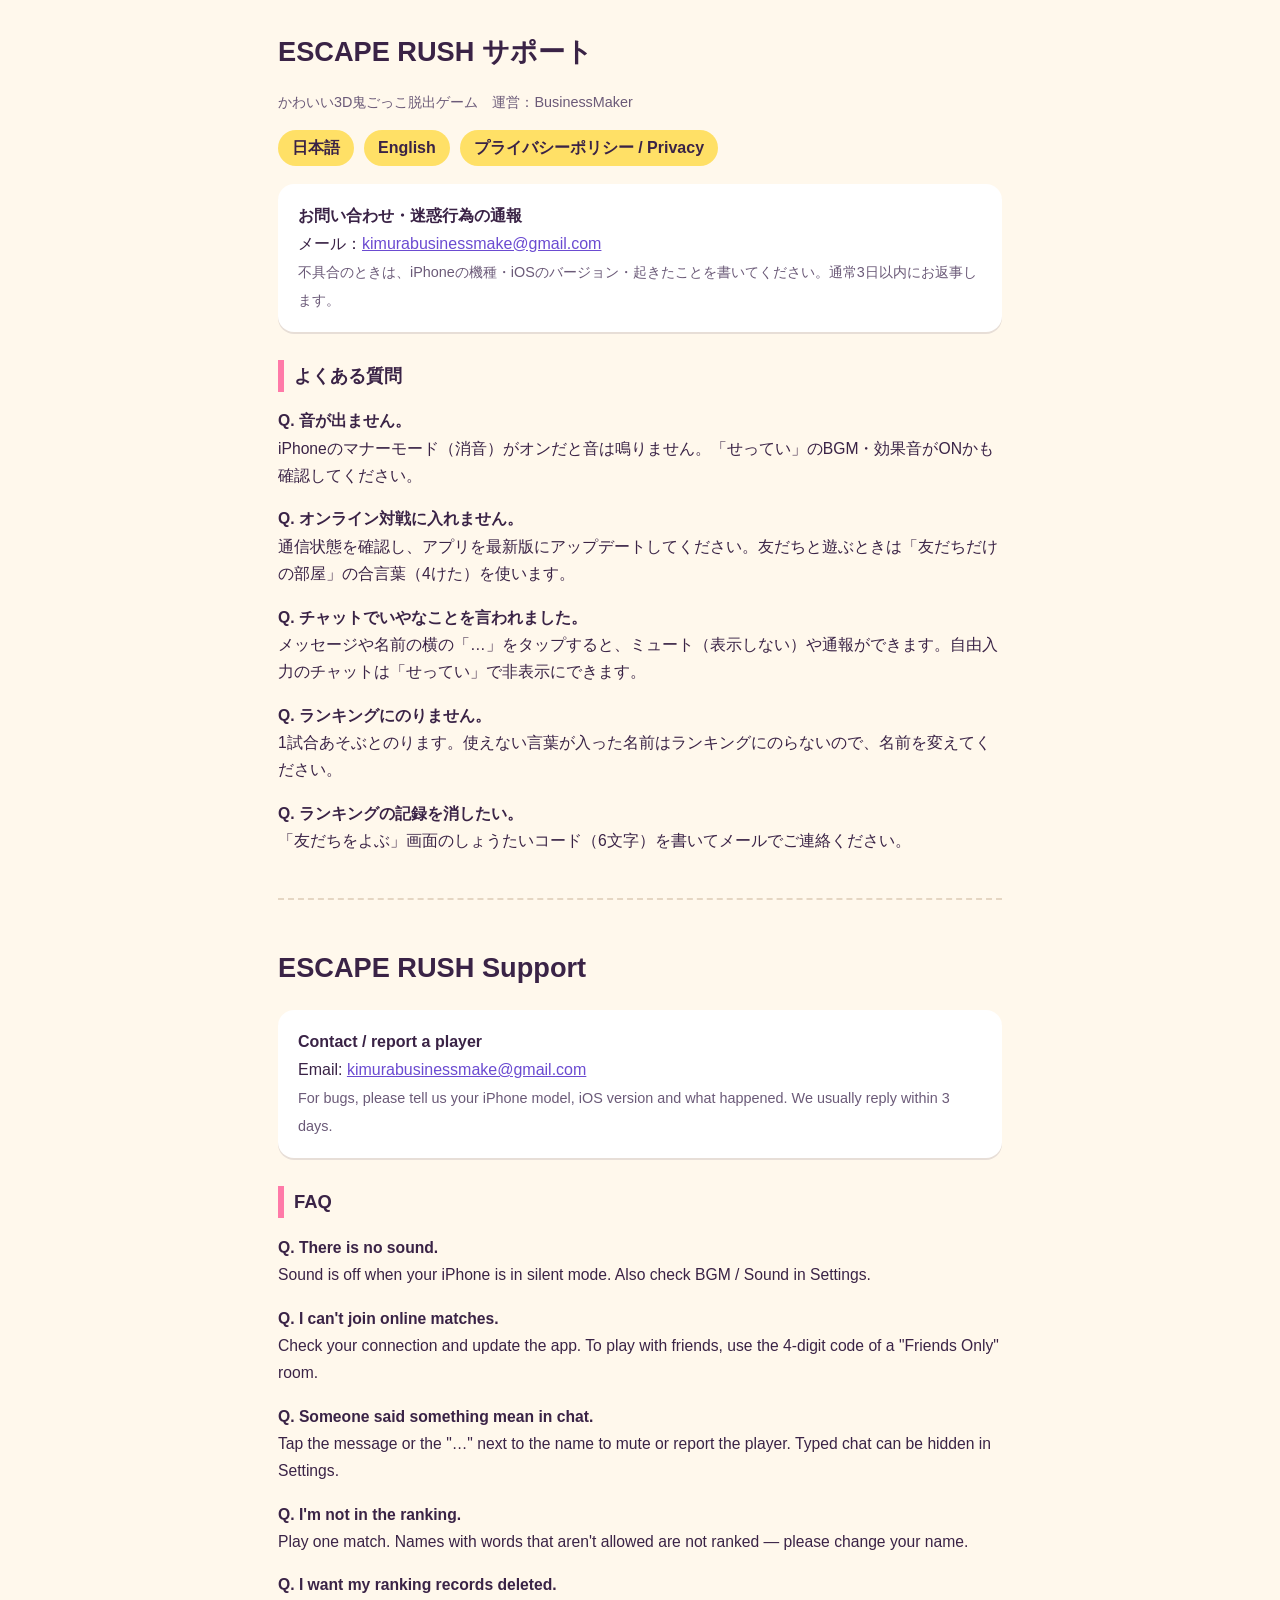
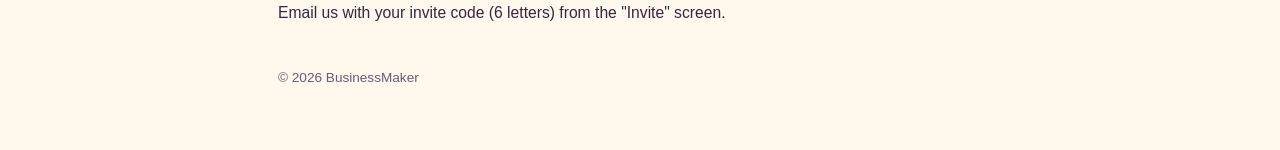
<file: index.html>
<!doctype html>
<html lang="ja"><head><meta charset="utf-8"><meta name="viewport" content="width=device-width,initial-scale=1">
<title>ESCAPE RUSH サポート / Support</title><link rel="stylesheet" href="style.css"></head>
<body><main>
<h1>ESCAPE RUSH サポート</h1>
<p class="sub">かわいい3D鬼ごっこ脱出ゲーム　運営：BusinessMaker</p>
<div class="lang"><a href="#ja">日本語</a><a href="#en">English</a><a href="privacy.html">プライバシーポリシー / Privacy</a></div>

<section id="ja">
<div class="card"><b>お問い合わせ・迷惑行為の通報</b><br>
メール：<a href="mailto:kimurabusinessmake@gmail.com">kimurabusinessmake@gmail.com</a><br>
<span class="sub">不具合のときは、iPhoneの機種・iOSのバージョン・起きたことを書いてください。通常3日以内にお返事します。</span></div>

<h2>よくある質問</h2>
<p><b>Q. 音が出ません。</b><br>iPhoneのマナーモード（消音）がオンだと音は鳴りません。「せってい」のBGM・効果音がONかも確認してください。</p>
<p><b>Q. オンライン対戦に入れません。</b><br>通信状態を確認し、アプリを最新版にアップデートしてください。友だちと遊ぶときは「友だちだけの部屋」の合言葉（4けた）を使います。</p>
<p><b>Q. チャットでいやなことを言われました。</b><br>メッセージや名前の横の「…」をタップすると、ミュート（表示しない）や通報ができます。自由入力のチャットは「せってい」で非表示にできます。</p>
<p><b>Q. ランキングにのりません。</b><br>1試合あそぶとのります。使えない言葉が入った名前はランキングにのらないので、名前を変えてください。</p>
<p><b>Q. ランキングの記録を消したい。</b><br>「友だちをよぶ」画面のしょうたいコード（6文字）を書いてメールでご連絡ください。</p>
</section>

<hr style="margin:44px 0;border:none;border-top:2px dashed #e5d6c3">

<section id="en" lang="en">
<h1>ESCAPE RUSH Support</h1>
<div class="card"><b>Contact / report a player</b><br>
Email: <a href="mailto:kimurabusinessmake@gmail.com">kimurabusinessmake@gmail.com</a><br>
<span class="sub">For bugs, please tell us your iPhone model, iOS version and what happened. We usually reply within 3 days.</span></div>
<h2>FAQ</h2>
<p><b>Q. There is no sound.</b><br>Sound is off when your iPhone is in silent mode. Also check BGM / Sound in Settings.</p>
<p><b>Q. I can't join online matches.</b><br>Check your connection and update the app. To play with friends, use the 4-digit code of a "Friends Only" room.</p>
<p><b>Q. Someone said something mean in chat.</b><br>Tap the message or the "…" next to the name to mute or report the player. Typed chat can be hidden in Settings.</p>
<p><b>Q. I'm not in the ranking.</b><br>Play one match. Names with words that aren't allowed are not ranked — please change your name.</p>
<p><b>Q. I want my ranking records deleted.</b><br>Email us with your invite code (6 letters) from the "Invite" screen.</p>
</section>
<footer>© 2026 BusinessMaker</footer>
</main></body></html>
</file>
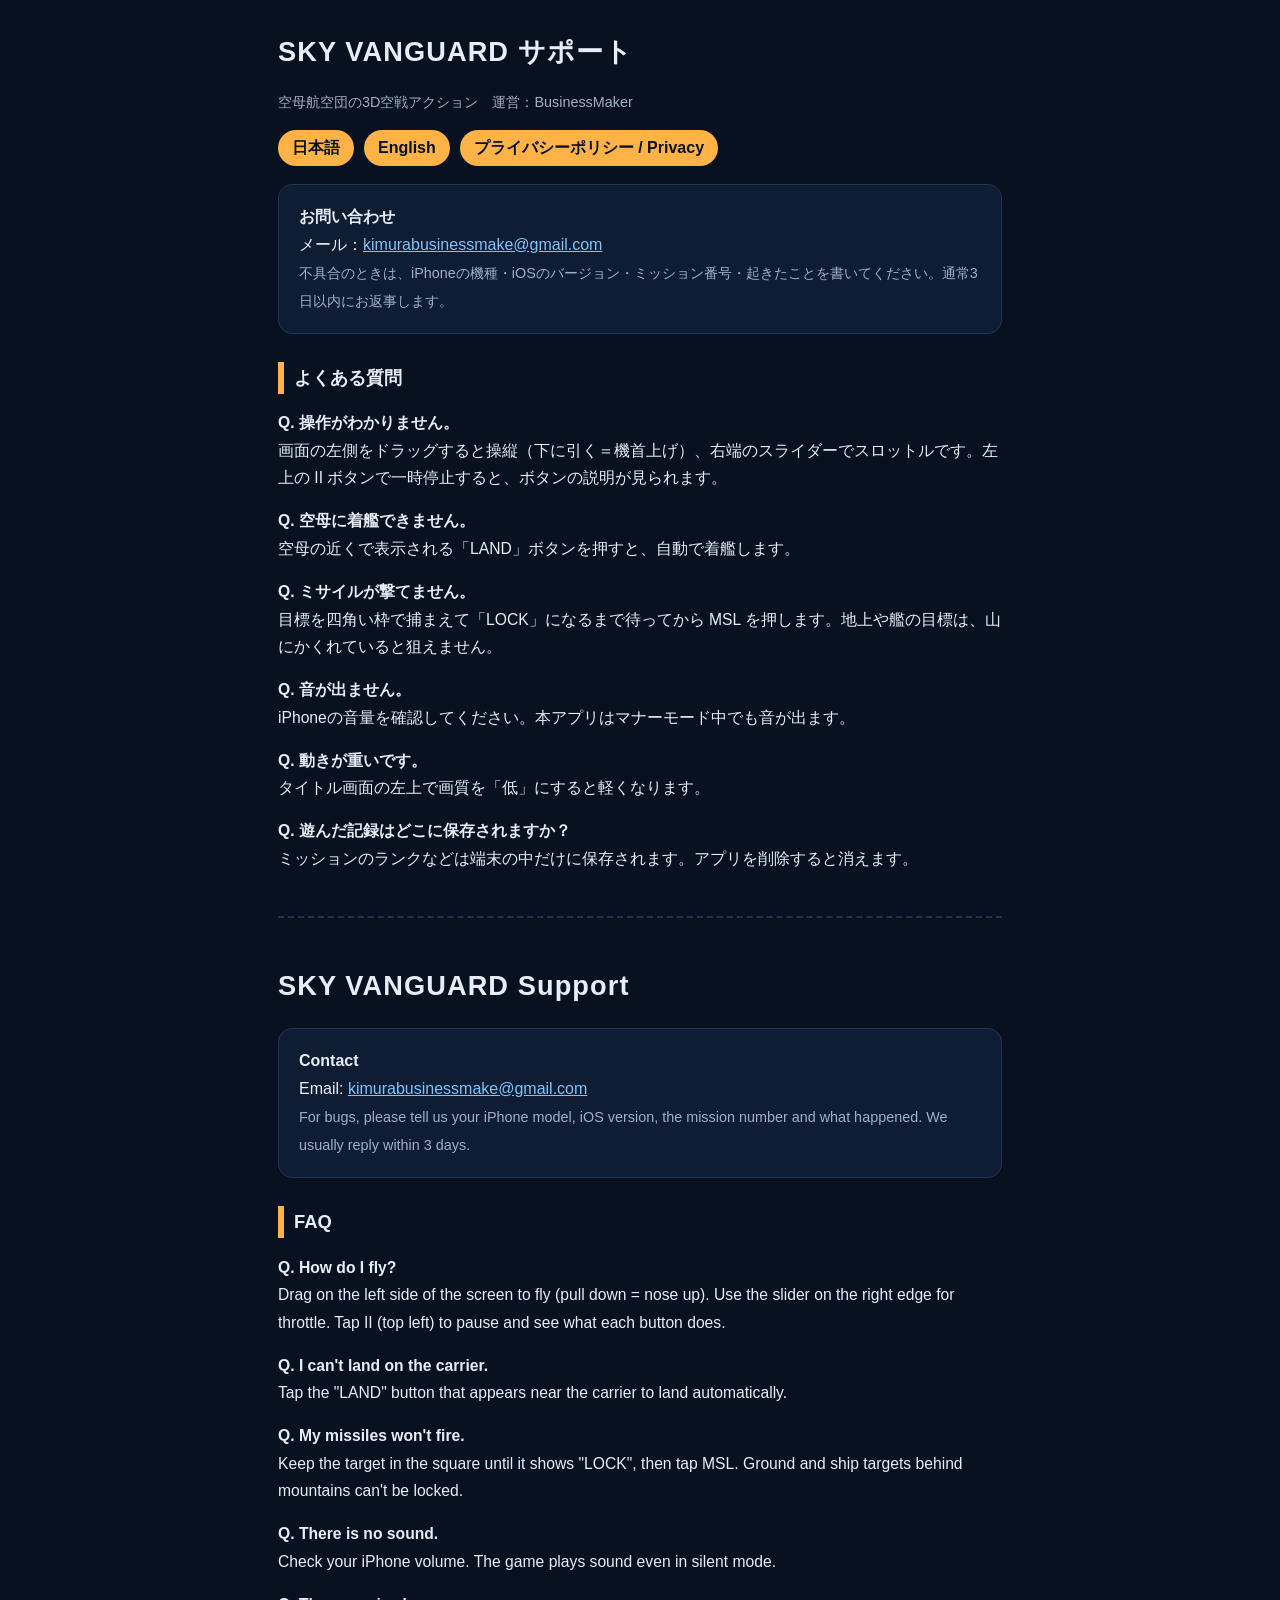
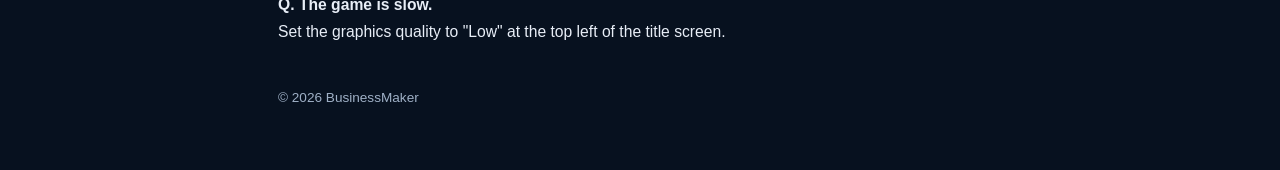
<file: skyvanguard/index.html>
<!doctype html>
<html lang="ja"><head><meta charset="utf-8"><meta name="viewport" content="width=device-width,initial-scale=1">
<title>SKY VANGUARD サポート / Support</title><link rel="stylesheet" href="style.css"></head>
<body><main>
<h1>SKY VANGUARD サポート</h1>
<p class="sub">空母航空団の3D空戦アクション　運営：BusinessMaker</p>
<div class="lang"><a href="#ja">日本語</a><a href="#en">English</a><a href="privacy.html">プライバシーポリシー / Privacy</a></div>

<section id="ja">
<div class="card"><b>お問い合わせ</b><br>
メール：<a href="mailto:kimurabusinessmake@gmail.com">kimurabusinessmake@gmail.com</a><br>
<span class="sub">不具合のときは、iPhoneの機種・iOSのバージョン・ミッション番号・起きたことを書いてください。通常3日以内にお返事します。</span></div>

<h2>よくある質問</h2>
<p><b>Q. 操作がわかりません。</b><br>画面の左側をドラッグすると操縦（下に引く＝機首上げ）、右端のスライダーでスロットルです。左上の II ボタンで一時停止すると、ボタンの説明が見られます。</p>
<p><b>Q. 空母に着艦できません。</b><br>空母の近くで表示される「LAND」ボタンを押すと、自動で着艦します。</p>
<p><b>Q. ミサイルが撃てません。</b><br>目標を四角い枠で捕まえて「LOCK」になるまで待ってから MSL を押します。地上や艦の目標は、山にかくれていると狙えません。</p>
<p><b>Q. 音が出ません。</b><br>iPhoneの音量を確認してください。本アプリはマナーモード中でも音が出ます。</p>
<p><b>Q. 動きが重いです。</b><br>タイトル画面の左上で画質を「低」にすると軽くなります。</p>
<p><b>Q. 遊んだ記録はどこに保存されますか？</b><br>ミッションのランクなどは端末の中だけに保存されます。アプリを削除すると消えます。</p>
</section>

<hr>

<section id="en" lang="en">
<h1>SKY VANGUARD Support</h1>
<div class="card"><b>Contact</b><br>
Email: <a href="mailto:kimurabusinessmake@gmail.com">kimurabusinessmake@gmail.com</a><br>
<span class="sub">For bugs, please tell us your iPhone model, iOS version, the mission number and what happened. We usually reply within 3 days.</span></div>
<h2>FAQ</h2>
<p><b>Q. How do I fly?</b><br>Drag on the left side of the screen to fly (pull down = nose up). Use the slider on the right edge for throttle. Tap II (top left) to pause and see what each button does.</p>
<p><b>Q. I can't land on the carrier.</b><br>Tap the "LAND" button that appears near the carrier to land automatically.</p>
<p><b>Q. My missiles won't fire.</b><br>Keep the target in the square until it shows "LOCK", then tap MSL. Ground and ship targets behind mountains can't be locked.</p>
<p><b>Q. There is no sound.</b><br>Check your iPhone volume. The game plays sound even in silent mode.</p>
<p><b>Q. The game is slow.</b><br>Set the graphics quality to "Low" at the top left of the title screen.</p>
</section>
<footer>© 2026 BusinessMaker</footer>
</main></body></html>
</file>
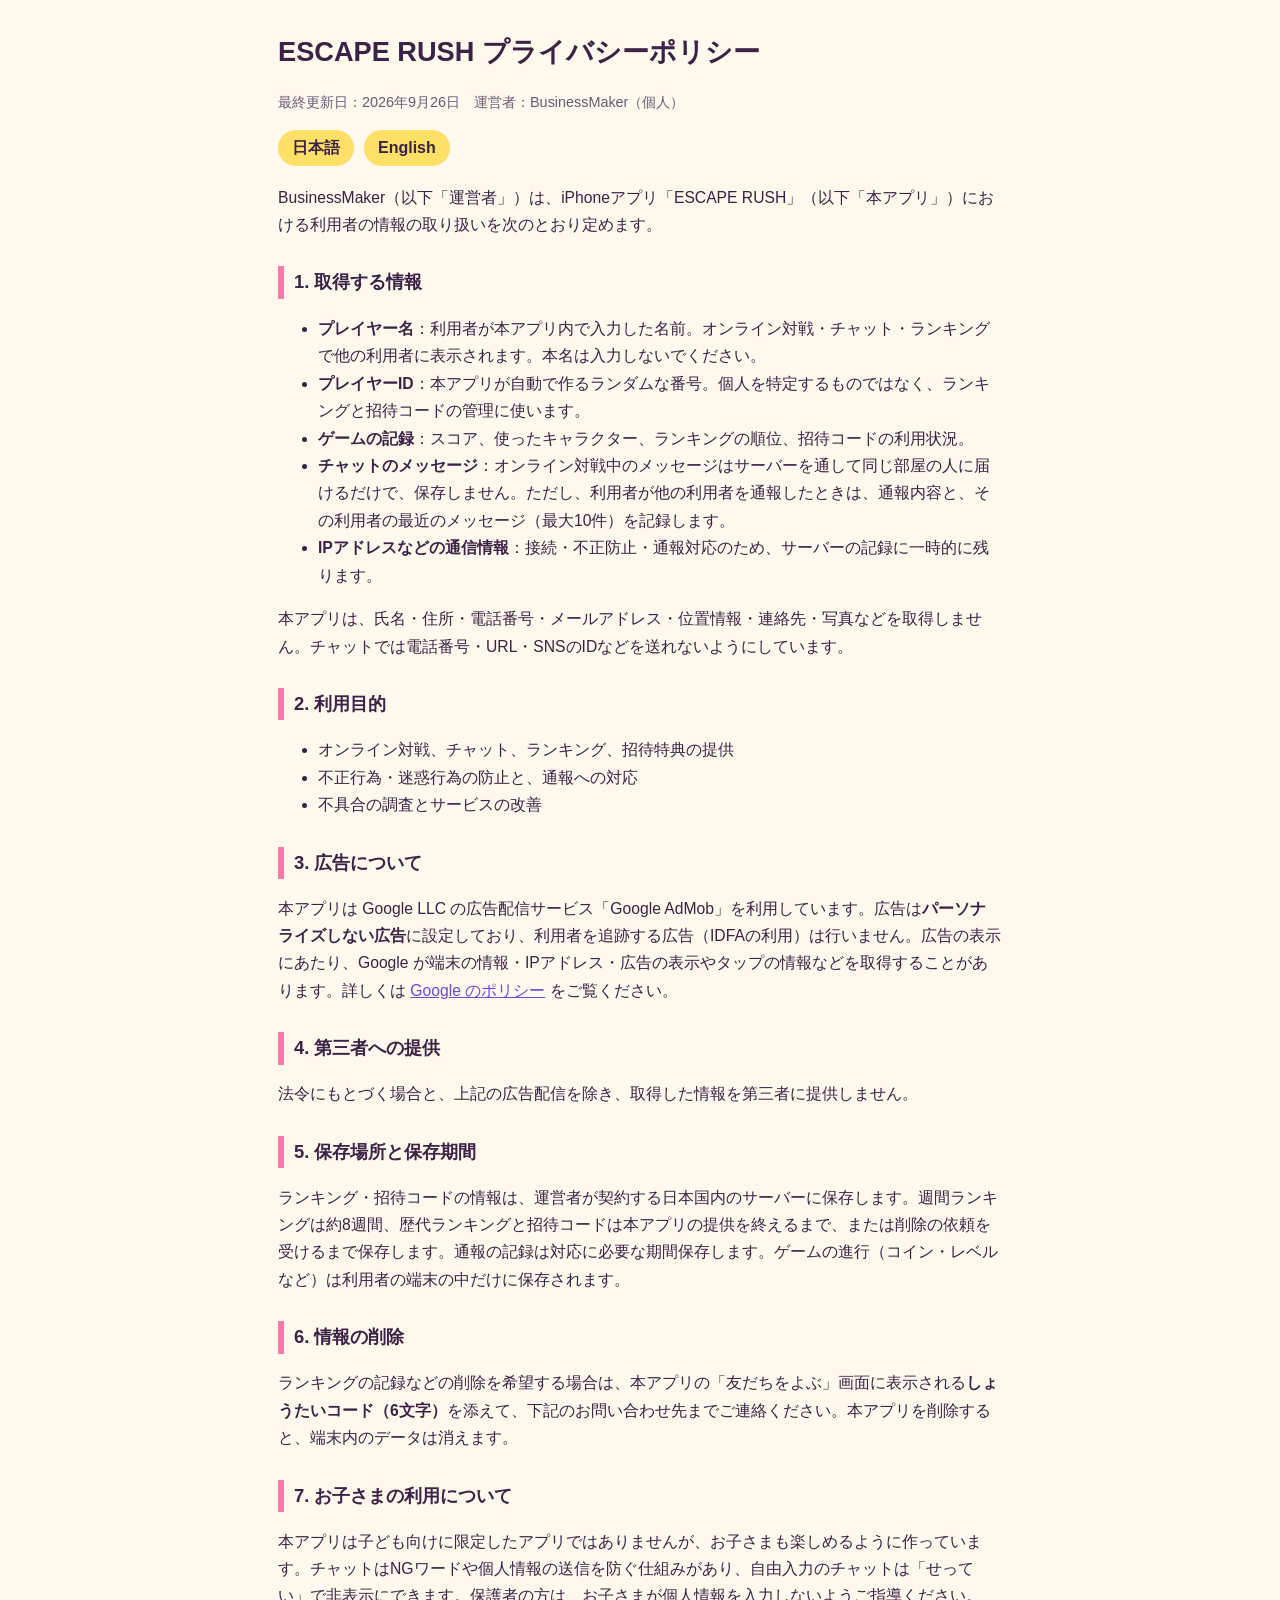
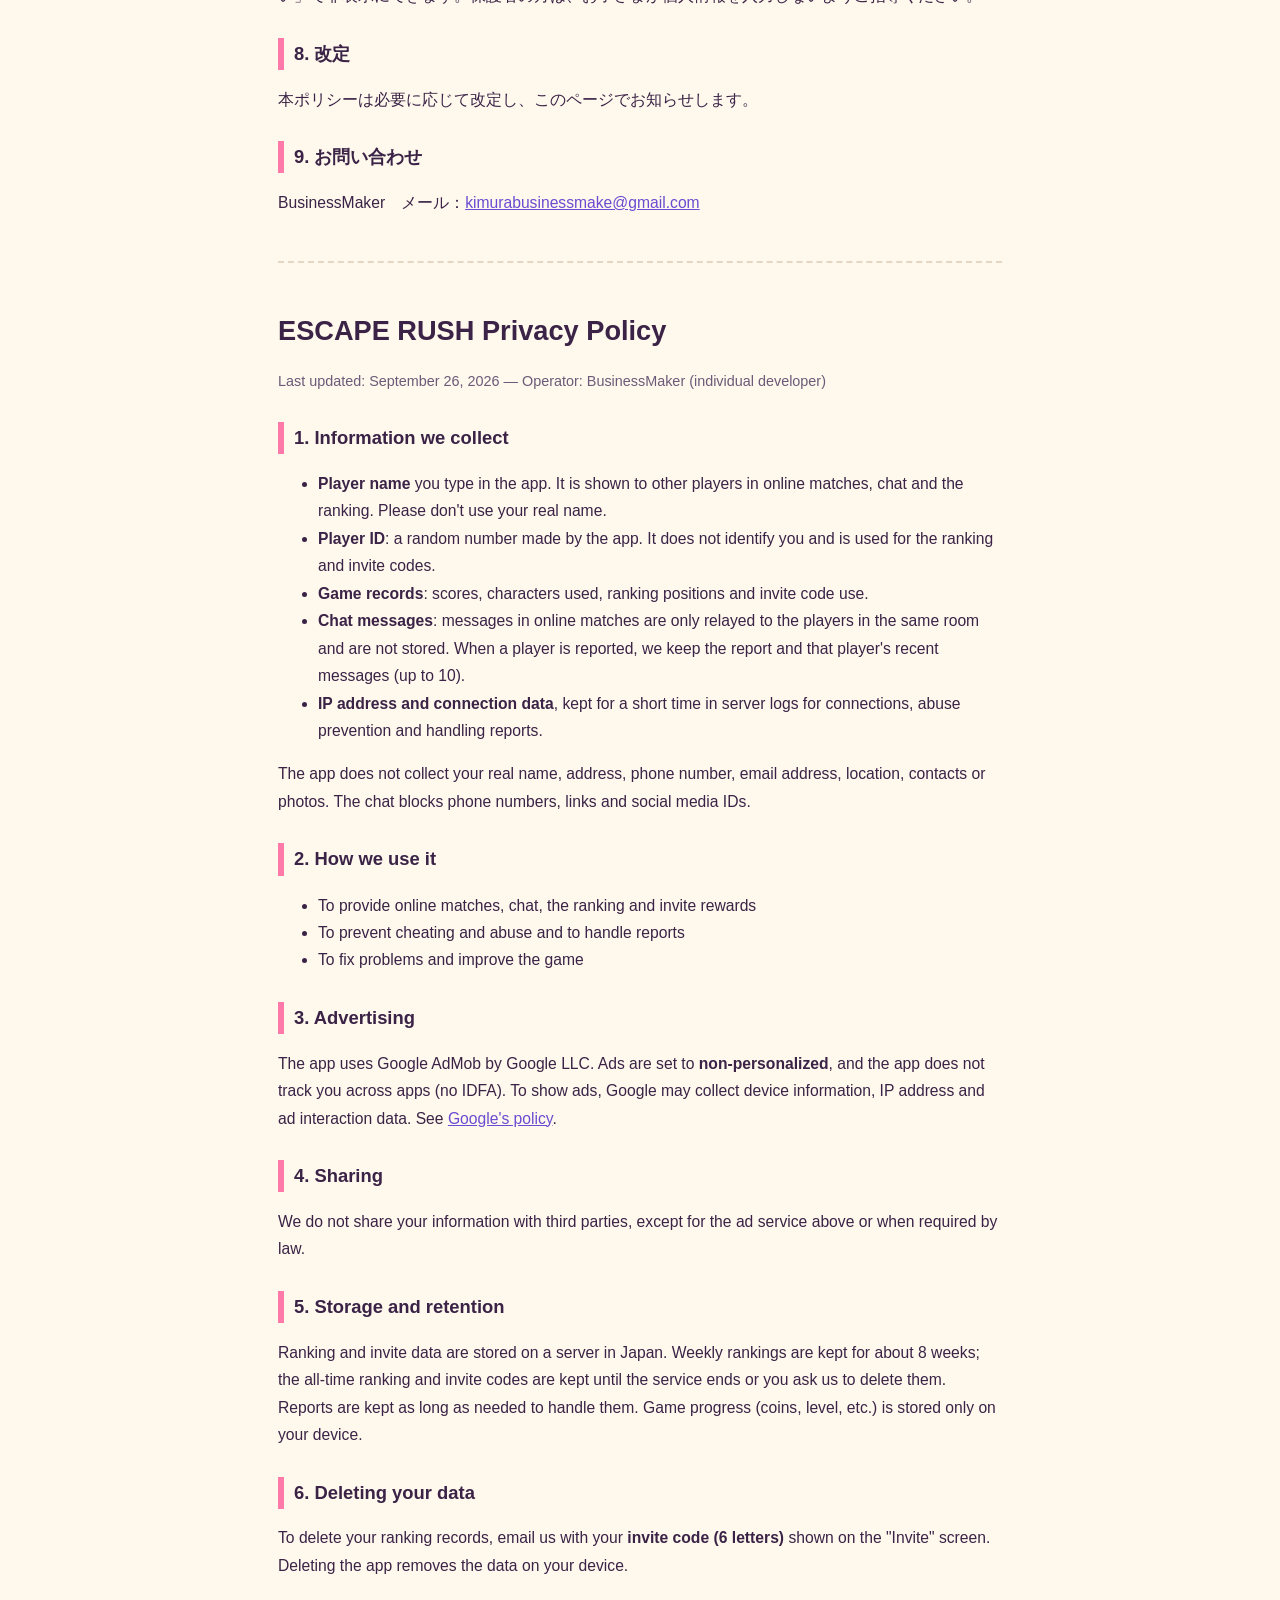
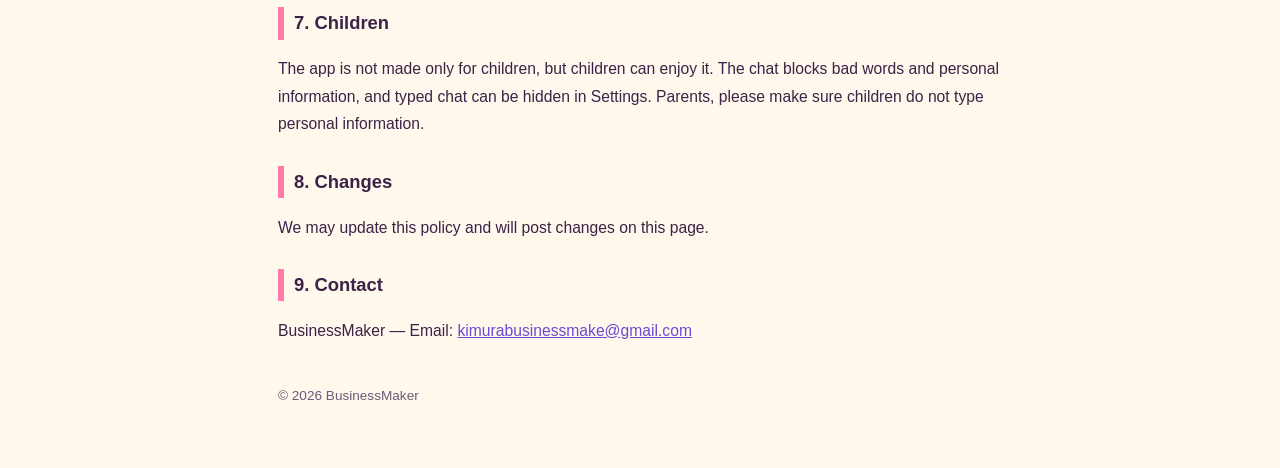
<file: privacy.html>
<!doctype html>
<html lang="ja"><head><meta charset="utf-8"><meta name="viewport" content="width=device-width,initial-scale=1">
<title>ESCAPE RUSH プライバシーポリシー / Privacy Policy</title><link rel="stylesheet" href="style.css"></head>
<body><main>
<h1>ESCAPE RUSH プライバシーポリシー</h1>
<p class="sub">最終更新日：2026年9月26日　運営者：BusinessMaker（個人）</p>
<div class="lang"><a href="#ja">日本語</a><a href="#en">English</a></div>

<section id="ja">
<p>BusinessMaker（以下「運営者」）は、iPhoneアプリ「ESCAPE RUSH」（以下「本アプリ」）における利用者の情報の取り扱いを次のとおり定めます。</p>

<h2>1. 取得する情報</h2>
<ul>
<li><b>プレイヤー名</b>：利用者が本アプリ内で入力した名前。オンライン対戦・チャット・ランキングで他の利用者に表示されます。本名は入力しないでください。</li>
<li><b>プレイヤーID</b>：本アプリが自動で作るランダムな番号。個人を特定するものではなく、ランキングと招待コードの管理に使います。</li>
<li><b>ゲームの記録</b>：スコア、使ったキャラクター、ランキングの順位、招待コードの利用状況。</li>
<li><b>チャットのメッセージ</b>：オンライン対戦中のメッセージはサーバーを通して同じ部屋の人に届けるだけで、保存しません。ただし、利用者が他の利用者を通報したときは、通報内容と、その利用者の最近のメッセージ（最大10件）を記録します。</li>
<li><b>IPアドレスなどの通信情報</b>：接続・不正防止・通報対応のため、サーバーの記録に一時的に残ります。</li>
</ul>
<p>本アプリは、氏名・住所・電話番号・メールアドレス・位置情報・連絡先・写真などを取得しません。チャットでは電話番号・URL・SNSのIDなどを送れないようにしています。</p>

<h2>2. 利用目的</h2>
<ul>
<li>オンライン対戦、チャット、ランキング、招待特典の提供</li>
<li>不正行為・迷惑行為の防止と、通報への対応</li>
<li>不具合の調査とサービスの改善</li>
</ul>

<h2>3. 広告について</h2>
<p>本アプリは Google LLC の広告配信サービス「Google AdMob」を利用しています。広告は<b>パーソナライズしない広告</b>に設定しており、利用者を追跡する広告（IDFAの利用）は行いません。広告の表示にあたり、Google が端末の情報・IPアドレス・広告の表示やタップの情報などを取得することがあります。詳しくは <a href="https://policies.google.com/technologies/partner-sites?hl=ja">Google のポリシー</a> をご覧ください。</p>

<h2>4. 第三者への提供</h2>
<p>法令にもとづく場合と、上記の広告配信を除き、取得した情報を第三者に提供しません。</p>

<h2>5. 保存場所と保存期間</h2>
<p>ランキング・招待コードの情報は、運営者が契約する日本国内のサーバーに保存します。週間ランキングは約8週間、歴代ランキングと招待コードは本アプリの提供を終えるまで、または削除の依頼を受けるまで保存します。通報の記録は対応に必要な期間保存します。ゲームの進行（コイン・レベルなど）は利用者の端末の中だけに保存されます。</p>

<h2>6. 情報の削除</h2>
<p>ランキングの記録などの削除を希望する場合は、本アプリの「友だちをよぶ」画面に表示される<b>しょうたいコード（6文字）</b>を添えて、下記のお問い合わせ先までご連絡ください。本アプリを削除すると、端末内のデータは消えます。</p>

<h2>7. お子さまの利用について</h2>
<p>本アプリは子ども向けに限定したアプリではありませんが、お子さまも楽しめるように作っています。チャットはNGワードや個人情報の送信を防ぐ仕組みがあり、自由入力のチャットは「せってい」で非表示にできます。保護者の方は、お子さまが個人情報を入力しないようご指導ください。</p>

<h2>8. 改定</h2>
<p>本ポリシーは必要に応じて改定し、このページでお知らせします。</p>

<h2>9. お問い合わせ</h2>
<p>BusinessMaker　メール：<a href="mailto:kimurabusinessmake@gmail.com">kimurabusinessmake@gmail.com</a></p>
</section>

<hr style="margin:44px 0;border:none;border-top:2px dashed #e5d6c3">

<section id="en" lang="en">
<h1>ESCAPE RUSH Privacy Policy</h1>
<p class="sub">Last updated: September 26, 2026 — Operator: BusinessMaker (individual developer)</p>

<h2>1. Information we collect</h2>
<ul>
<li><b>Player name</b> you type in the app. It is shown to other players in online matches, chat and the ranking. Please don't use your real name.</li>
<li><b>Player ID</b>: a random number made by the app. It does not identify you and is used for the ranking and invite codes.</li>
<li><b>Game records</b>: scores, characters used, ranking positions and invite code use.</li>
<li><b>Chat messages</b>: messages in online matches are only relayed to the players in the same room and are not stored. When a player is reported, we keep the report and that player's recent messages (up to 10).</li>
<li><b>IP address and connection data</b>, kept for a short time in server logs for connections, abuse prevention and handling reports.</li>
</ul>
<p>The app does not collect your real name, address, phone number, email address, location, contacts or photos. The chat blocks phone numbers, links and social media IDs.</p>

<h2>2. How we use it</h2>
<ul><li>To provide online matches, chat, the ranking and invite rewards</li><li>To prevent cheating and abuse and to handle reports</li><li>To fix problems and improve the game</li></ul>

<h2>3. Advertising</h2>
<p>The app uses Google AdMob by Google LLC. Ads are set to <b>non-personalized</b>, and the app does not track you across apps (no IDFA). To show ads, Google may collect device information, IP address and ad interaction data. See <a href="https://policies.google.com/technologies/partner-sites">Google's policy</a>.</p>

<h2>4. Sharing</h2>
<p>We do not share your information with third parties, except for the ad service above or when required by law.</p>

<h2>5. Storage and retention</h2>
<p>Ranking and invite data are stored on a server in Japan. Weekly rankings are kept for about 8 weeks; the all-time ranking and invite codes are kept until the service ends or you ask us to delete them. Reports are kept as long as needed to handle them. Game progress (coins, level, etc.) is stored only on your device.</p>

<h2>6. Deleting your data</h2>
<p>To delete your ranking records, email us with your <b>invite code (6 letters)</b> shown on the "Invite" screen. Deleting the app removes the data on your device.</p>

<h2>7. Children</h2>
<p>The app is not made only for children, but children can enjoy it. The chat blocks bad words and personal information, and typed chat can be hidden in Settings. Parents, please make sure children do not type personal information.</p>

<h2>8. Changes</h2>
<p>We may update this policy and will post changes on this page.</p>

<h2>9. Contact</h2>
<p>BusinessMaker — Email: <a href="mailto:kimurabusinessmake@gmail.com">kimurabusinessmake@gmail.com</a></p>
</section>
<footer>© 2026 BusinessMaker</footer>
</main></body></html>
</file>
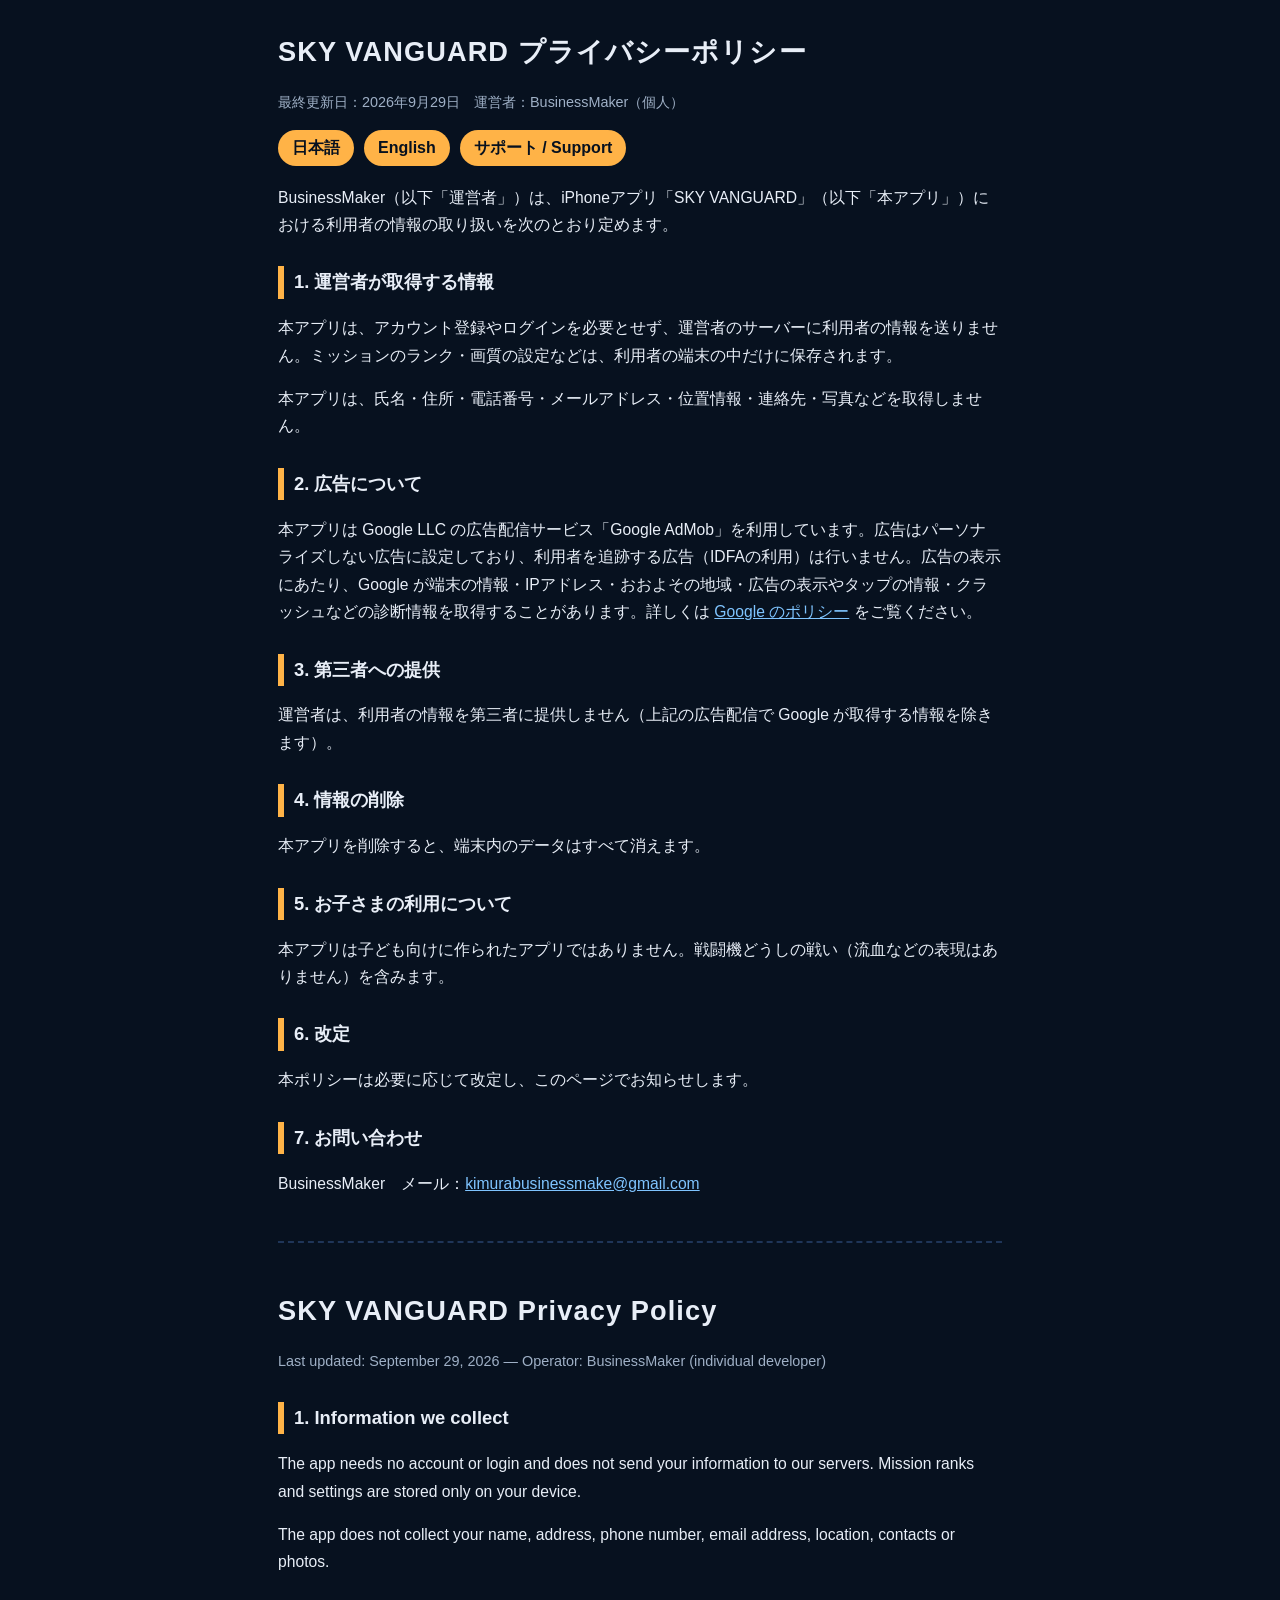
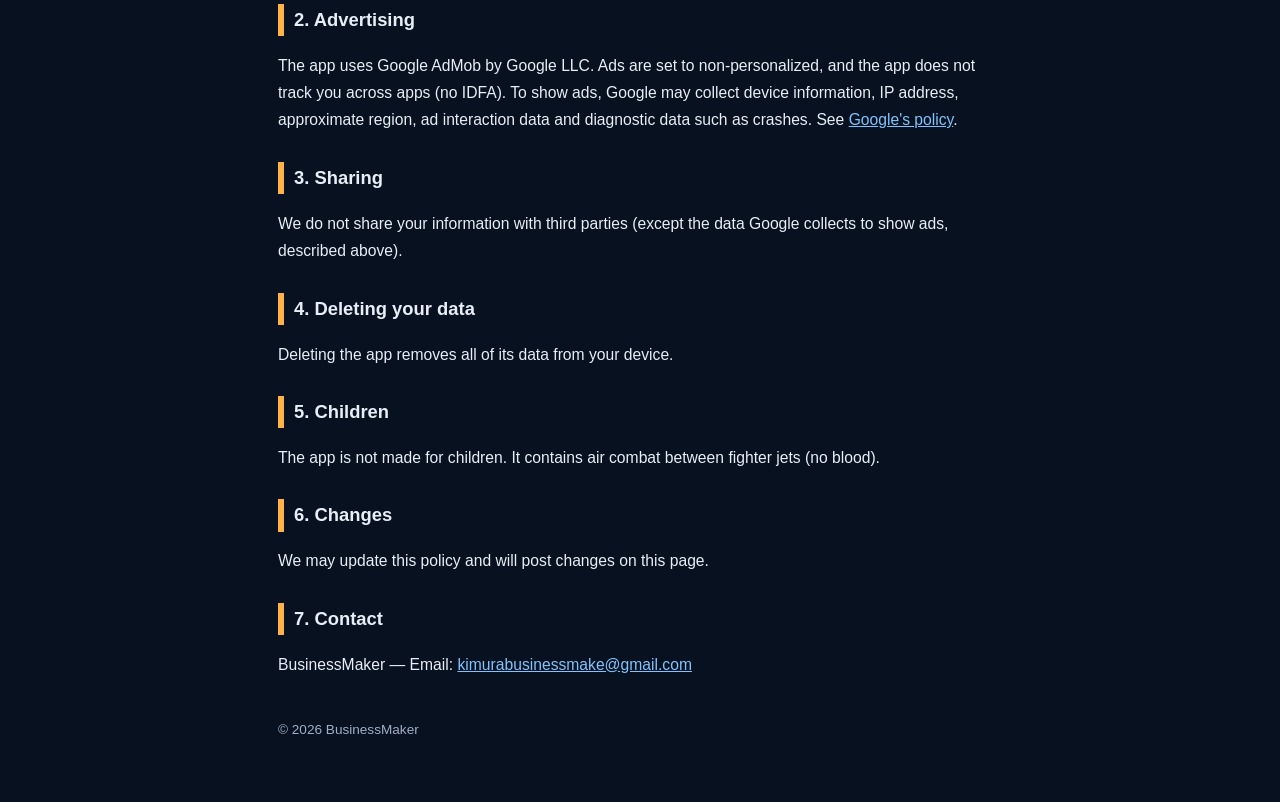
<file: skyvanguard/privacy.html>
<!doctype html>
<html lang="ja"><head><meta charset="utf-8"><meta name="viewport" content="width=device-width,initial-scale=1">
<title>SKY VANGUARD プライバシーポリシー / Privacy Policy</title><link rel="stylesheet" href="style.css"></head>
<body><main>
<h1>SKY VANGUARD プライバシーポリシー</h1>
<p class="sub">最終更新日：2026年9月29日　運営者：BusinessMaker（個人）</p>
<div class="lang"><a href="#ja">日本語</a><a href="#en">English</a><a href="index.html">サポート / Support</a></div>

<section id="ja">
<p>BusinessMaker（以下「運営者」）は、iPhoneアプリ「SKY VANGUARD」（以下「本アプリ」）における利用者の情報の取り扱いを次のとおり定めます。</p>
<h2>1. 運営者が取得する情報</h2>
<p>本アプリは、アカウント登録やログインを必要とせず、運営者のサーバーに利用者の情報を送りません。ミッションのランク・画質の設定などは、利用者の端末の中だけに保存されます。</p>
<p>本アプリは、氏名・住所・電話番号・メールアドレス・位置情報・連絡先・写真などを取得しません。</p>
<h2>2. 広告について</h2>
<p>本アプリは Google LLC の広告配信サービス「Google AdMob」を利用しています。広告はパーソナライズしない広告に設定しており、利用者を追跡する広告（IDFAの利用）は行いません。広告の表示にあたり、Google が端末の情報・IPアドレス・おおよその地域・広告の表示やタップの情報・クラッシュなどの診断情報を取得することがあります。詳しくは <a href="https://policies.google.com/technologies/partner-sites?hl=ja">Google のポリシー</a> をご覧ください。</p>
<h2>3. 第三者への提供</h2>
<p>運営者は、利用者の情報を第三者に提供しません（上記の広告配信で Google が取得する情報を除きます）。</p>
<h2>4. 情報の削除</h2>
<p>本アプリを削除すると、端末内のデータはすべて消えます。</p>
<h2>5. お子さまの利用について</h2>
<p>本アプリは子ども向けに作られたアプリではありません。戦闘機どうしの戦い（流血などの表現はありません）を含みます。</p>
<h2>6. 改定</h2>
<p>本ポリシーは必要に応じて改定し、このページでお知らせします。</p>
<h2>7. お問い合わせ</h2>
<p>BusinessMaker　メール：<a href="mailto:kimurabusinessmake@gmail.com">kimurabusinessmake@gmail.com</a></p>
</section>

<hr>

<section id="en" lang="en">
<h1>SKY VANGUARD Privacy Policy</h1>
<p class="sub">Last updated: September 29, 2026 — Operator: BusinessMaker (individual developer)</p>
<h2>1. Information we collect</h2>
<p>The app needs no account or login and does not send your information to our servers. Mission ranks and settings are stored only on your device.</p>
<p>The app does not collect your name, address, phone number, email address, location, contacts or photos.</p>
<h2>2. Advertising</h2>
<p>The app uses Google AdMob by Google LLC. Ads are set to non-personalized, and the app does not track you across apps (no IDFA). To show ads, Google may collect device information, IP address, approximate region, ad interaction data and diagnostic data such as crashes. See <a href="https://policies.google.com/technologies/partner-sites">Google's policy</a>.</p>
<h2>3. Sharing</h2>
<p>We do not share your information with third parties (except the data Google collects to show ads, described above).</p>
<h2>4. Deleting your data</h2>
<p>Deleting the app removes all of its data from your device.</p>
<h2>5. Children</h2>
<p>The app is not made for children. It contains air combat between fighter jets (no blood).</p>
<h2>6. Changes</h2>
<p>We may update this policy and will post changes on this page.</p>
<h2>7. Contact</h2>
<p>BusinessMaker — Email: <a href="mailto:kimurabusinessmake@gmail.com">kimurabusinessmake@gmail.com</a></p>
</section>
<footer>© 2026 BusinessMaker</footer>
</main></body></html>
</file>
<file: style.css>
:root{--bg:#fff8ec;--ink:#3a2346;--sub:#6b5a78;--acc:#ff7aa8;--card:#ffffff}
*{box-sizing:border-box}
body{margin:0;background:var(--bg);color:var(--ink);font-family:-apple-system,"Hiragino Sans","Noto Sans JP",sans-serif;line-height:1.75}
main{max-width:760px;margin:0 auto;padding:28px 18px 60px}
h1{font-size:1.7rem;margin:0 0 4px}
h2{font-size:1.15rem;margin:28px 0 6px;border-left:6px solid var(--acc);padding-left:10px}
p,li{font-size:.98rem}
.sub{color:var(--sub);font-size:.9rem}
.card{background:var(--card);border-radius:16px;padding:18px 20px;margin:18px 0;box-shadow:0 2px 0 rgba(58,35,70,.12)}
.lang{display:flex;gap:10px;margin:10px 0 18px}
.lang a{color:var(--ink);background:#ffe066;border-radius:999px;padding:4px 14px;text-decoration:none;font-weight:700}
a{color:#6b4bd1}
footer{margin-top:40px;color:var(--sub);font-size:.85rem}
</file>
<file: skyvanguard/style.css>
:root{--bg:#07111f;--ink:#e8eef7;--sub:#9fb0c6;--acc:#ffb347;--card:#0f1d33}
*{box-sizing:border-box}
body{margin:0;background:var(--bg);color:var(--ink);font-family:-apple-system,"Hiragino Sans","Noto Sans JP",sans-serif;line-height:1.75}
main{max-width:760px;margin:0 auto;padding:28px 18px 60px}
h1{font-size:1.7rem;margin:0 0 4px;letter-spacing:.04em}
h2{font-size:1.15rem;margin:28px 0 6px;border-left:6px solid var(--acc);padding-left:10px}
p,li{font-size:.98rem}
.sub{color:var(--sub);font-size:.9rem}
.card{background:var(--card);border:1px solid #1f3558;border-radius:14px;padding:18px 20px;margin:18px 0}
.lang{display:flex;flex-wrap:wrap;gap:10px;margin:10px 0 18px}
.lang a{color:#07111f;background:var(--acc);border-radius:999px;padding:4px 14px;text-decoration:none;font-weight:700}
a{color:#7fc4ff}
hr{margin:44px 0;border:none;border-top:2px dashed #1f3558}
footer{margin-top:40px;color:var(--sub);font-size:.85rem}
</file>
